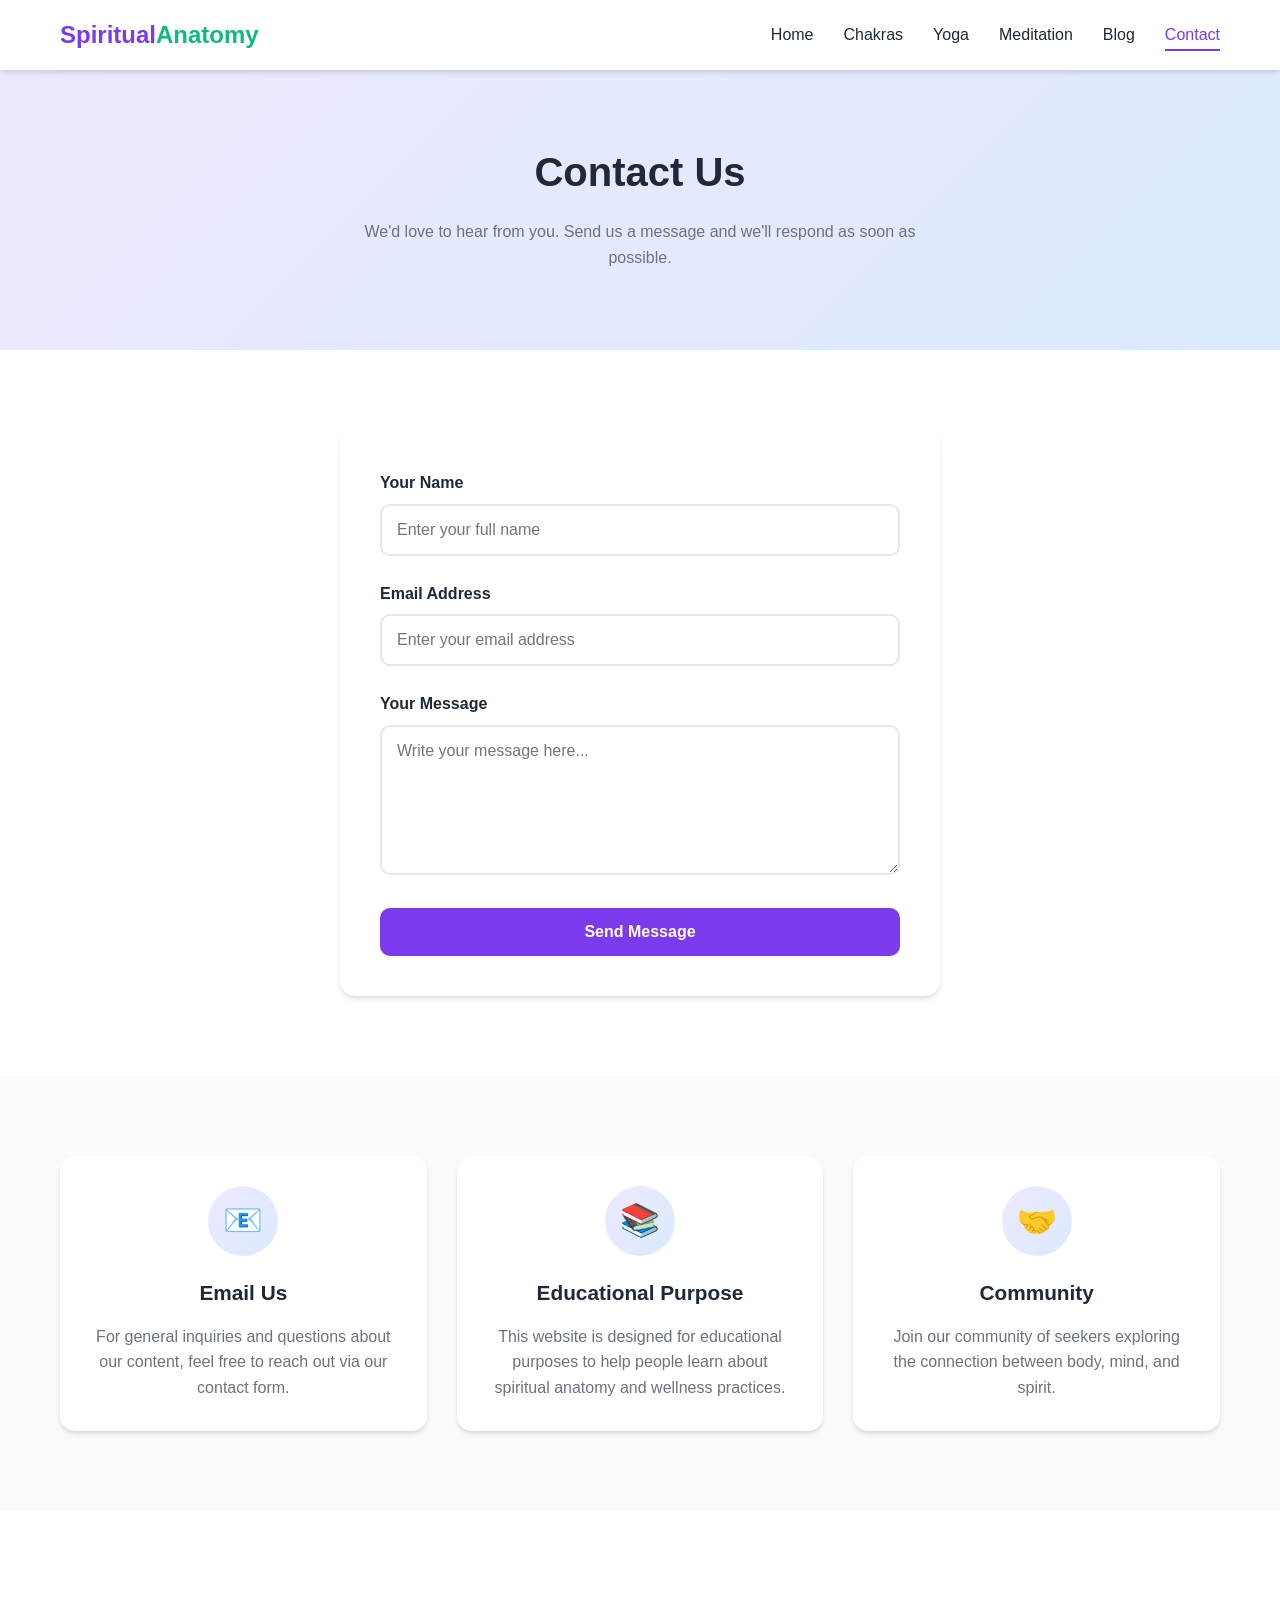
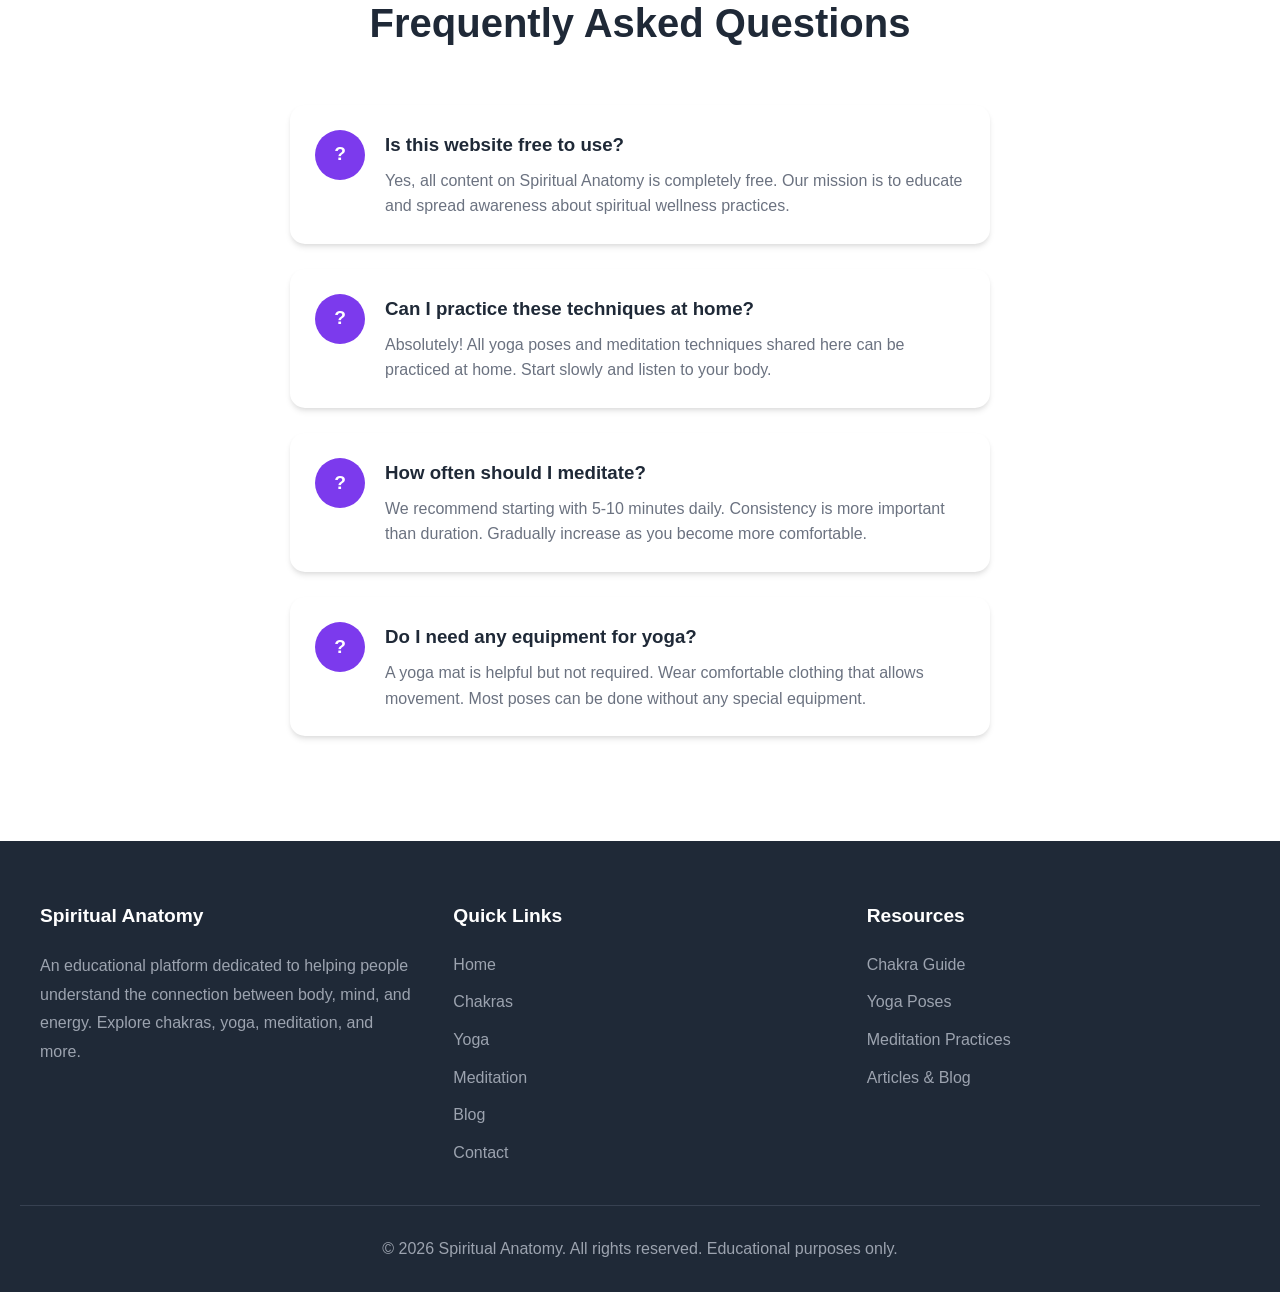
<file: contact.html>
<!DOCTYPE html>
<html lang="en">
<head>
    <meta charset="UTF-8">
    <meta name="viewport" content="width=device-width, initial-scale=1.0">
    <meta name="description" content="Contact Spiritual Anatomy. Get in touch with us for questions about chakras, yoga, meditation, and spiritual wellness.">
    <title>Contact Us - Spiritual Anatomy</title>
    <link rel="stylesheet" href="css/style.css">
</head>
<body>
    <!-- Navigation -->
    <nav class="navbar">
        <div class="nav-container">
            <a href="index.html" class="logo">Spiritual<span>Anatomy</span></a>
            <ul class="nav-links">
                <li><a href="index.html">Home</a></li>
                <li><a href="chakra.html">Chakras</a></li>
                <li><a href="yoga.html">Yoga</a></li>
                <li><a href="meditation.html">Meditation</a></li>
                <li><a href="blog.html">Blog</a></li>
                <li><a href="contact.html" class="active">Contact</a></li>
            </ul>
            <div class="mobile-menu-btn">
                <span></span>
                <span></span>
                <span></span>
            </div>
        </div>
    </nav>

    <!-- Page Header -->
    <section class="page-header">
        <h1>Contact Us</h1>
        <p>We'd love to hear from you. Send us a message and we'll respond as soon as possible.</p>
    </section>

    <!-- Contact Form Section -->
    <section class="section">
        <div class="container">
            <div class="contact-section">
                <form class="contact-form" id="contactForm">
                    <div class="form-group">
                        <label for="name">Your Name</label>
                        <input type="text" id="name" name="name" placeholder="Enter your full name">
                        <span class="error-message">Please enter your name</span>
                    </div>
                    
                    <div class="form-group">
                        <label for="email">Email Address</label>
                        <input type="email" id="email" name="email" placeholder="Enter your email address">
                        <span class="error-message">Please enter a valid email</span>
                    </div>
                    
                    <div class="form-group">
                        <label for="message">Your Message</label>
                        <textarea id="message" name="message" placeholder="Write your message here..."></textarea>
                        <span class="error-message">Please enter your message</span>
                    </div>
                    
                    <button type="submit" class="submit-btn">Send Message</button>
                    
                    <div class="success-message">
                        <strong>Thank you!</strong> Your message has been sent successfully. We'll get back to you soon.
                    </div>
                </form>
            </div>
        </div>
    </section>

    <!-- Additional Info Section -->
    <section class="section section-light">
        <div class="container">
            <div class="cards-grid">
                <div class="card">
                    <div class="card-icon">📧</div>
                    <h3>Email Us</h3>
                    <p>For general inquiries and questions about our content, feel free to reach out via our contact form.</p>
                </div>
                <div class="card">
                    <div class="card-icon">📚</div>
                    <h3>Educational Purpose</h3>
                    <p>This website is designed for educational purposes to help people learn about spiritual anatomy and wellness practices.</p>
                </div>
                <div class="card">
                    <div class="card-icon">🤝</div>
                    <h3>Community</h3>
                    <p>Join our community of seekers exploring the connection between body, mind, and spirit.</p>
                </div>
            </div>
        </div>
    </section>

    <!-- FAQ Section -->
    <section class="section">
        <div class="container">
            <div class="section-title">
                <h2>Frequently Asked Questions</h2>
            </div>
            <div class="meditation-steps">
                <div class="step">
                    <div class="step-number">?</div>
                    <div class="step-content">
                        <h3>Is this website free to use?</h3>
                        <p>Yes, all content on Spiritual Anatomy is completely free. Our mission is to educate and spread awareness about spiritual wellness practices.</p>
                    </div>
                </div>
                <div class="step">
                    <div class="step-number">?</div>
                    <div class="step-content">
                        <h3>Can I practice these techniques at home?</h3>
                        <p>Absolutely! All yoga poses and meditation techniques shared here can be practiced at home. Start slowly and listen to your body.</p>
                    </div>
                </div>
                <div class="step">
                    <div class="step-number">?</div>
                    <div class="step-content">
                        <h3>How often should I meditate?</h3>
                        <p>We recommend starting with 5-10 minutes daily. Consistency is more important than duration. Gradually increase as you become more comfortable.</p>
                    </div>
                </div>
                <div class="step">
                    <div class="step-number">?</div>
                    <div class="step-content">
                        <h3>Do I need any equipment for yoga?</h3>
                        <p>A yoga mat is helpful but not required. Wear comfortable clothing that allows movement. Most poses can be done without any special equipment.</p>
                    </div>
                </div>
            </div>
        </div>
    </section>

    <!-- Footer -->
    <footer class="footer">
        <div class="footer-content">
            <div class="footer-section">
                <h3>Spiritual Anatomy</h3>
                <p>An educational platform dedicated to helping people understand the connection between body, mind, and energy. Explore chakras, yoga, meditation, and more.</p>
            </div>
            <div class="footer-section">
                <h3>Quick Links</h3>
                <div class="footer-links">
                    <a href="index.html">Home</a>
                    <a href="chakra.html">Chakras</a>
                    <a href="yoga.html">Yoga</a>
                    <a href="meditation.html">Meditation</a>
                    <a href="blog.html">Blog</a>
                    <a href="contact.html">Contact</a>
                </div>
            </div>
            <div class="footer-section">
                <h3>Resources</h3>
                <div class="footer-links">
                    <a href="chakra.html">Chakra Guide</a>
                    <a href="yoga.html">Yoga Poses</a>
                    <a href="meditation.html">Meditation Practices</a>
                    <a href="blog.html">Articles & Blog</a>
                </div>
            </div>
        </div>
        <div class="footer-bottom">
            <p>&copy; 2026 Spiritual Anatomy. All rights reserved. Educational purposes only.</p>
        </div>
    </footer>

    <script src="js/script.js"></script>
</body>
</html>
</file>
<file: css/style.css>
/* ========================================
   Spiritual Anatomy - Main Stylesheet
   ======================================== */

/* CSS Variables */
:root {
    --primary-purple: #7c3aed;
    --primary-blue: #3b82f6;
    --primary-green: #10b981;
    --light-purple: #ede9fe;
    --light-blue: #dbeafe;
    --light-green: #d1fae5;
    --dark-text: #1f2937;
    --light-text: #6b7280;
    --white: #ffffff;
    --off-white: #f9fafb;
    --border-color: #e5e7eb;
    --shadow: 0 4px 6px -1px rgba(0, 0, 0, 0.1), 0 2px 4px -1px rgba(0, 0, 0, 0.06);
    --shadow-lg: 0 10px 15px -3px rgba(0, 0, 0, 0.1), 0 4px 6px -2px rgba(0, 0, 0, 0.05);
    --transition: all 0.3s ease;
}

/* Reset & Base Styles */
* {
    margin: 0;
    padding: 0;
    box-sizing: border-box;
}

html {
    scroll-behavior: smooth;
}

body {
    font-family: 'Segoe UI', Tahoma, Geneva, Verdana, sans-serif;
    line-height: 1.6;
    color: var(--dark-text);
    background-color: var(--white);
}

a {
    text-decoration: none;
    color: inherit;
}

ul {
    list-style: none;
}

img {
    max-width: 100%;
    height: auto;
}

/* Container */
.container {
    max-width: 1200px;
    margin: 0 auto;
    padding: 0 20px;
}

/* ========================================
   Navigation
   ======================================== */
.navbar {
    background: var(--white);
    box-shadow: var(--shadow);
    position: fixed;
    top: 0;
    left: 0;
    right: 0;
    z-index: 1000;
}

.nav-container {
    max-width: 1200px;
    margin: 0 auto;
    padding: 0 20px;
    display: flex;
    justify-content: space-between;
    align-items: center;
    height: 70px;
}

.logo {
    font-size: 1.5rem;
    font-weight: 700;
    color: var(--primary-purple);
}

.logo span {
    color: var(--primary-green);
}

.nav-links {
    display: flex;
    gap: 30px;
}

.nav-links a {
    color: var(--dark-text);
    font-weight: 500;
    padding: 8px 0;
    position: relative;
    transition: var(--transition);
}

.nav-links a:hover,
.nav-links a.active {
    color: var(--primary-purple);
}

.nav-links a::after {
    content: '';
    position: absolute;
    bottom: 0;
    left: 0;
    width: 0;
    height: 2px;
    background: var(--primary-purple);
    transition: var(--transition);
}

.nav-links a:hover::after,
.nav-links a.active::after {
    width: 100%;
}

/* Mobile Menu Button */
.mobile-menu-btn {
    display: none;
    flex-direction: column;
    gap: 5px;
    cursor: pointer;
    padding: 5px;
}

.mobile-menu-btn span {
    width: 25px;
    height: 3px;
    background: var(--dark-text);
    transition: var(--transition);
}

/* ========================================
   Hero Section
   ======================================== */
.hero {
    background: linear-gradient(135deg, var(--light-purple) 0%, var(--light-blue) 50%, var(--light-green) 100%);
    padding: 150px 20px 100px;
    text-align: center;
    min-height: 90vh;
    display: flex;
    align-items: center;
    justify-content: center;
}

.hero-content {
    max-width: 800px;
    margin: 0 auto;
}

.hero h1 {
    font-size: 3rem;
    color: var(--dark-text);
    margin-bottom: 20px;
    line-height: 1.2;
}

.hero .subtitle {
    font-size: 1.5rem;
    color: var(--primary-purple);
    margin-bottom: 20px;
}

.hero p {
    font-size: 1.1rem;
    color: var(--light-text);
    margin-bottom: 30px;
    max-width: 600px;
    margin-left: auto;
    margin-right: auto;
}

/* Buttons */
.btn {
    display: inline-block;
    padding: 14px 32px;
    border-radius: 50px;
    font-weight: 600;
    font-size: 1rem;
    cursor: pointer;
    transition: var(--transition);
    border: none;
}

.btn-primary {
    background: var(--primary-purple);
    color: var(--white);
}

.btn-primary:hover {
    background: #6d28d9;
    transform: translateY(-2px);
    box-shadow: var(--shadow-lg);
}

.btn-secondary {
    background: var(--white);
    color: var(--primary-purple);
    border: 2px solid var(--primary-purple);
}

.btn-secondary:hover {
    background: var(--primary-purple);
    color: var(--white);
}

/* ========================================
   Sections
   ======================================== */
.section {
    padding: 80px 20px;
}

.section-light {
    background: var(--off-white);
}

.section-title {
    text-align: center;
    margin-bottom: 50px;
}

.section-title h2 {
    font-size: 2.5rem;
    color: var(--dark-text);
    margin-bottom: 15px;
}

.section-title p {
    color: var(--light-text);
    max-width: 600px;
    margin: 0 auto;
}

/* ========================================
   Cards
   ======================================== */
.cards-grid {
    display: grid;
    grid-template-columns: repeat(auto-fit, minmax(300px, 1fr));
    gap: 30px;
    max-width: 1200px;
    margin: 0 auto;
}

.card {
    background: var(--white);
    border-radius: 15px;
    padding: 30px;
    box-shadow: var(--shadow);
    transition: var(--transition);
    text-align: center;
}

.card:hover {
    transform: translateY(-5px);
    box-shadow: var(--shadow-lg);
}

.card-image {
    height: 180px;
    margin: -30px -30px 20px -30px;
    overflow: hidden;
}

.card-image img {
    width: 100%;
    height: 100%;
    object-fit: cover;
    transition: transform 0.3s ease;
}

.card:hover .card-image img {
    transform: scale(1.05);
}

.card-icon {
    width: 70px;
    height: 70px;
    background: linear-gradient(135deg, var(--light-purple), var(--light-blue));
    border-radius: 50%;
    display: flex;
    align-items: center;
    justify-content: center;
    margin: 0 auto 20px;
    font-size: 2rem;
}

.card h3 {
    font-size: 1.3rem;
    margin-bottom: 15px;
    color: var(--dark-text);
}

.card p {
    color: var(--light-text);
}

/* ========================================
   Benefits List
   ======================================== */
.benefits-section {
    background: linear-gradient(135deg, var(--primary-purple), var(--primary-blue));
    color: var(--white);
}

.benefits-section .section-title h2,
.benefits-section .section-title p {
    color: var(--white);
}

.benefits-list {
    display: grid;
    grid-template-columns: repeat(auto-fit, minmax(250px, 1fr));
    gap: 20px;
    max-width: 900px;
    margin: 0 auto;
}

.benefit-item {
    display: flex;
    align-items: center;
    gap: 15px;
    background: rgba(255, 255, 255, 0.1);
    padding: 20px;
    border-radius: 10px;
    transition: var(--transition);
}

.benefit-item:hover {
    background: rgba(255, 255, 255, 0.2);
}

.benefit-icon {
    width: 40px;
    height: 40px;
    background: var(--white);
    border-radius: 50%;
    display: flex;
    align-items: center;
    justify-content: center;
    color: var(--primary-purple);
    font-size: 1.2rem;
    flex-shrink: 0;
}

/* ========================================
   Chakra Cards
   ======================================== */
.chakra-grid {
    display: grid;
    grid-template-columns: repeat(auto-fit, minmax(280px, 1fr));
    gap: 25px;
    max-width: 1200px;
    margin: 0 auto;
}

.chakra-card {
    background: var(--white);
    border-radius: 15px;
    padding: 30px;
    box-shadow: var(--shadow);
    transition: var(--transition);
    position: relative;
    overflow: hidden;
}

.chakra-card:hover {
    transform: translateY(-5px);
    box-shadow: var(--shadow-lg);
}

.chakra-card::before {
    content: '';
    position: absolute;
    top: 0;
    left: 0;
    right: 0;
    height: 5px;
}

.chakra-card.root::before { background: #ef4444; }
.chakra-card.sacral::before { background: #f97316; }
.chakra-card.solar::before { background: #eab308; }
.chakra-card.heart::before { background: #22c55e; }
.chakra-card.throat::before { background: #3b82f6; }
.chakra-card.third-eye::before { background: #6366f1; }
.chakra-card.crown::before { background: #a855f7; }

.chakra-image-container {
    height: 180px;
    overflow: hidden;
    margin: -30px -30px 20px -30px;
}

.chakra-image-container img {
    width: 100%;
    height: 100%;
    object-fit: cover;
    transition: transform 0.3s ease;
}

.chakra-card:hover .chakra-image-container img {
    transform: scale(1.05);
}

.chakra-symbol {
    width: 80px;
    height: 80px;
    border-radius: 50%;
    display: flex;
    align-items: center;
    justify-content: center;
    margin: 0 auto 20px;
    font-size: 2rem;
    color: var(--white);
}

.chakra-card.root .chakra-symbol { background: #ef4444; }
.chakra-card.sacral .chakra-symbol { background: #f97316; }
.chakra-card.solar .chakra-symbol { background: #eab308; }
.chakra-card.heart .chakra-symbol { background: #22c55e; }
.chakra-card.throat .chakra-symbol { background: #3b82f6; }
.chakra-card.third-eye .chakra-symbol { background: #6366f1; }
.chakra-card.crown .chakra-symbol { background: #a855f7; }

.chakra-card h3 {
    font-size: 1.3rem;
    margin-bottom: 15px;
    color: var(--dark-text);
    text-align: center;
}

.chakra-info {
    text-align: center;
}

.chakra-info p {
    color: var(--light-text);
    margin-bottom: 8px;
    font-size: 0.95rem;
}

.chakra-info strong {
    color: var(--dark-text);
}

/* ========================================
   Yoga Grid
   ======================================== */
.yoga-grid {
    display: grid;
    grid-template-columns: repeat(auto-fill, minmax(250px, 1fr));
    gap: 25px;
    max-width: 1200px;
    margin: 0 auto;
}

.yoga-card {
    background: var(--white);
    border-radius: 15px;
    overflow: hidden;
    box-shadow: var(--shadow);
    transition: var(--transition);
}

.yoga-card:hover {
    transform: translateY(-5px);
    box-shadow: var(--shadow-lg);
}

.yoga-image {
    height: 200px;
    background: linear-gradient(135deg, var(--light-purple), var(--light-green));
    display: flex;
    align-items: center;
    justify-content: center;
    font-size: 4rem;
    color: var(--primary-purple);
    overflow: hidden;
}

.yoga-image img {
    width: 100%;
    height: 100%;
    object-fit: cover;
    transition: transform 0.3s ease;
}

.yoga-card:hover .yoga-image img {
    transform: scale(1.05);
}

.yoga-content {
    padding: 20px;
    text-align: center;
}

.yoga-content h3 {
    font-size: 1.1rem;
    margin-bottom: 10px;
    color: var(--dark-text);
}

.yoga-content p {
    color: var(--light-text);
    font-size: 0.9rem;
}

/* ========================================
   Meditation Section
   ======================================== */
.meditation-steps {
    max-width: 700px;
    margin: 0 auto;
}

.step {
    display: flex;
    align-items: flex-start;
    gap: 20px;
    margin-bottom: 25px;
    padding: 25px;
    background: var(--white);
    border-radius: 15px;
    box-shadow: var(--shadow);
    transition: var(--transition);
}

.step:hover {
    transform: translateX(5px);
    box-shadow: var(--shadow-lg);
}

.step-number {
    width: 50px;
    height: 50px;
    background: var(--primary-purple);
    color: var(--white);
    border-radius: 50%;
    display: flex;
    align-items: center;
    justify-content: center;
    font-weight: 700;
    font-size: 1.2rem;
    flex-shrink: 0;
}

.step-content h3 {
    margin-bottom: 8px;
    color: var(--dark-text);
}

.step-content p {
    color: var(--light-text);
}

/* ========================================
   Blog Grid
   ======================================== */
.blog-grid {
    display: grid;
    grid-template-columns: repeat(auto-fit, minmax(300px, 1fr));
    gap: 30px;
    max-width: 1200px;
    margin: 0 auto;
}

.blog-card {
    background: var(--white);
    border-radius: 15px;
    overflow: hidden;
    box-shadow: var(--shadow);
    transition: var(--transition);
}

.blog-card:hover {
    transform: translateY(-5px);
    box-shadow: var(--shadow-lg);
}

.blog-image {
    height: 200px;
    background: linear-gradient(135deg, var(--light-purple), var(--light-blue));
    display: flex;
    align-items: center;
    justify-content: center;
    font-size: 3rem;
    overflow: hidden;
}

.blog-image img {
    width: 100%;
    height: 100%;
    object-fit: cover;
    transition: transform 0.3s ease;
}

.blog-card:hover .blog-image img {
    transform: scale(1.05);
}

.blog-content {
    padding: 25px;
}

.blog-content h3 {
    font-size: 1.2rem;
    margin-bottom: 10px;
    color: var(--dark-text);
}

.blog-content p {
    color: var(--light-text);
    margin-bottom: 15px;
}

.blog-content .read-more {
    color: var(--primary-purple);
    font-weight: 600;
    display: inline-flex;
    align-items: center;
    gap: 5px;
    transition: var(--transition);
}

.blog-content .read-more:hover {
    gap: 10px;
}

/* ========================================
   Contact Form
   ======================================== */
.contact-section {
    max-width: 600px;
    margin: 0 auto;
}

.contact-form {
    background: var(--white);
    padding: 40px;
    border-radius: 15px;
    box-shadow: var(--shadow);
}

.form-group {
    margin-bottom: 25px;
}

.form-group label {
    display: block;
    margin-bottom: 8px;
    font-weight: 600;
    color: var(--dark-text);
}

.form-group input,
.form-group textarea {
    width: 100%;
    padding: 15px;
    border: 2px solid var(--border-color);
    border-radius: 10px;
    font-size: 1rem;
    font-family: inherit;
    transition: var(--transition);
}

.form-group input:focus,
.form-group textarea:focus {
    outline: none;
    border-color: var(--primary-purple);
}

.form-group textarea {
    min-height: 150px;
    resize: vertical;
}

.form-group .error-message {
    color: #ef4444;
    font-size: 0.85rem;
    margin-top: 5px;
    display: none;
}

.form-group.error input,
.form-group.error textarea {
    border-color: #ef4444;
}

.form-group.error .error-message {
    display: block;
}

.submit-btn {
    width: 100%;
    padding: 15px;
    background: var(--primary-purple);
    color: var(--white);
    border: none;
    border-radius: 10px;
    font-size: 1rem;
    font-weight: 600;
    cursor: pointer;
    transition: var(--transition);
}

.submit-btn:hover {
    background: #6d28d9;
}

.success-message {
    display: none;
    background: var(--light-green);
    color: #059669;
    padding: 20px;
    border-radius: 10px;
    text-align: center;
    margin-top: 20px;
}

/* ========================================
   Page Header
   ======================================== */
.page-header {
    background: linear-gradient(135deg, var(--light-purple) 0%, var(--light-blue) 100%);
    padding: 140px 20px 80px;
    text-align: center;
}

.page-header h1 {
    font-size: 2.5rem;
    color: var(--dark-text);
    margin-bottom: 15px;
}

.page-header p {
    color: var(--light-text);
    max-width: 600px;
    margin: 0 auto;
}

/* ========================================
   Footer
   ======================================== */
.footer {
    background: var(--dark-text);
    color: var(--white);
    padding: 60px 20px 30px;
}

.footer-content {
    display: grid;
    grid-template-columns: repeat(auto-fit, minmax(250px, 1fr));
    gap: 40px;
    max-width: 1200px;
    margin: 0 auto;
}

.footer-section h3 {
    font-size: 1.2rem;
    margin-bottom: 20px;
    color: var(--white);
}

.footer-section p {
    color: #9ca3af;
    line-height: 1.8;
}

.footer-links {
    display: flex;
    flex-direction: column;
    gap: 12px;
}

.footer-links a {
    color: #9ca3af;
    transition: var(--transition);
}

.footer-links a:hover {
    color: var(--white);
    padding-left: 5px;
}

.footer-bottom {
    text-align: center;
    padding-top: 30px;
    margin-top: 40px;
    border-top: 1px solid #374151;
    color: #9ca3af;
}

/* ========================================
   Responsive Design
   ======================================== */
@media (max-width: 768px) {
    .mobile-menu-btn {
        display: flex;
    }

    .nav-links {
        display: none;
        position: absolute;
        top: 70px;
        left: 0;
        right: 0;
        background: var(--white);
        flex-direction: column;
        padding: 20px;
        gap: 15px;
        box-shadow: var(--shadow);
    }

    .nav-links.active {
        display: flex;
    }

    .hero h1 {
        font-size: 2rem;
    }

    .hero .subtitle {
        font-size: 1.2rem;
    }

    .section-title h2 {
        font-size: 1.8rem;
    }

    .page-header h1 {
        font-size: 2rem;
    }

    .contact-form {
        padding: 25px;
    }

    .cards-grid,
    .chakra-grid,
    .yoga-grid,
    .blog-grid {
        grid-template-columns: 1fr;
    }
}

@media (max-width: 480px) {
    .hero {
        padding: 120px 15px 60px;
    }

    .section {
        padding: 50px 15px;
    }

    .hero h1 {
        font-size: 1.7rem;
    }

    .card {
        padding: 20px;
    }

    .step {
        flex-direction: column;
        text-align: center;
    }
}

/* ========================================
   Utility Classes
   ======================================== */
.text-center {
    text-align: center;
}

.mt-20 {
    margin-top: 20px;
}

.mb-20 {
    margin-bottom: 20px;
}

.intro-text {
    max-width: 800px;
    margin: 0 auto 40px;
    text-align: center;
    color: var(--light-text);
    font-size: 1.1rem;
    line-height: 1.8;
}
</file>
